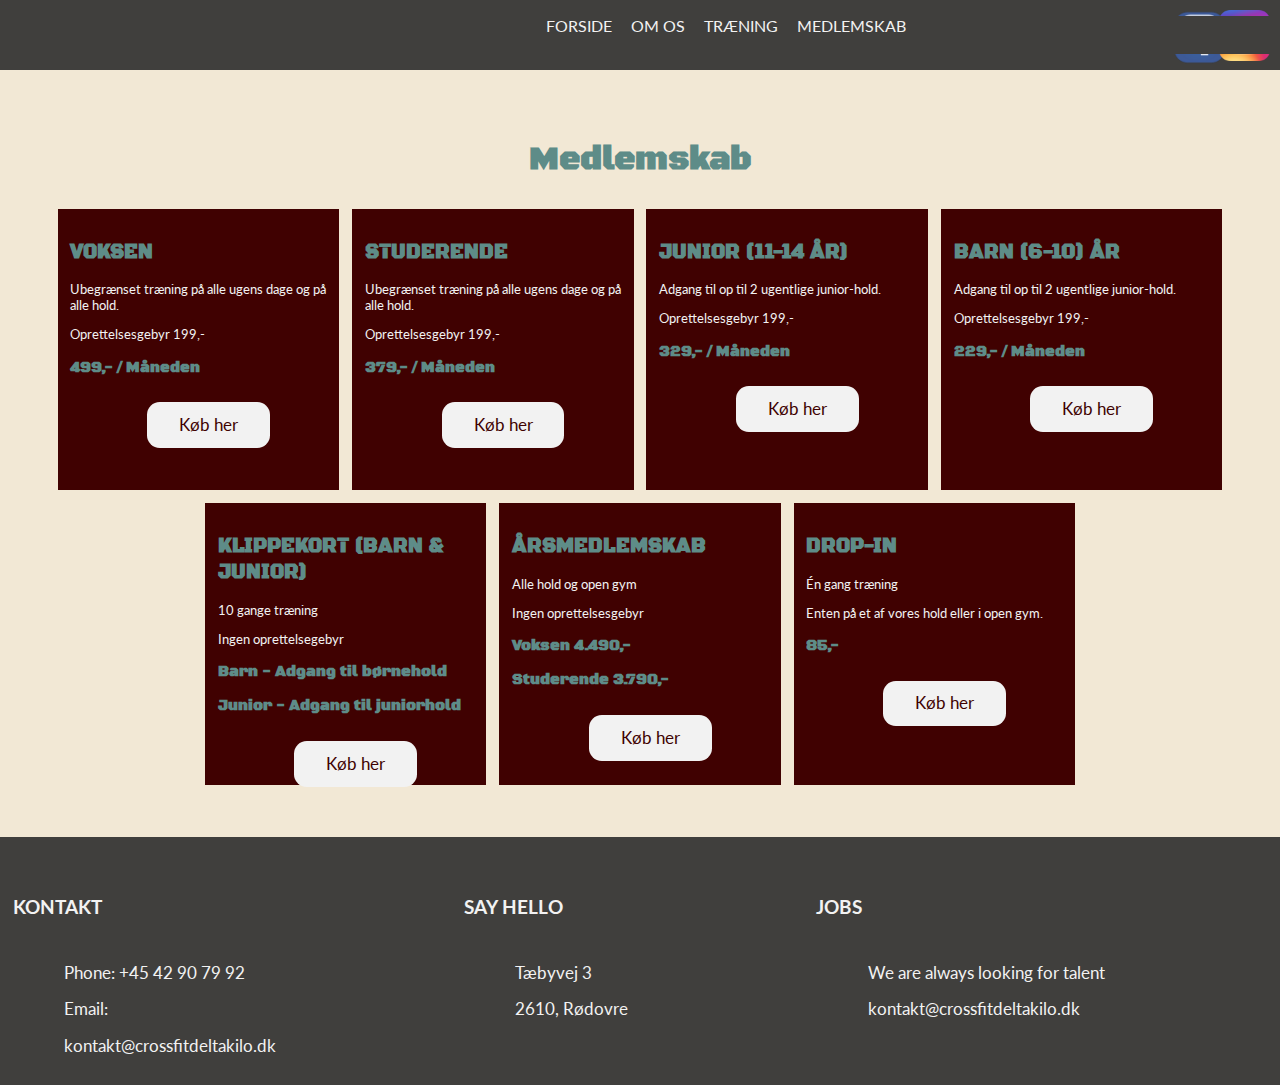
<file: medlemskab.html>
<!DOCTYPE html>
<html lang="da">

<head>
    <meta charset="utf-8">
    <meta name="robots" content="noindex">
    <meta name="viewport" content="width=device-width, initial-scale=1.0">
    <link rel="stylesheet" href="style.css">
    <link href="https://fonts.googleapis.com/css?family=Black+Ops+One|Kanit|Lato" rel="stylesheet">
    <title>Medlemskab</title>
</head>

<body>
    <header>
        <!a href="http://www.crossfitdeltakilo.dk/">
            <!img src="images/logo.png">
                <nav>
                    <div id="menuknap" class="pos_m">
                        <div class="bar1"></div>
                        <div class="bar2"></div>
                        <div class="bar3"></div>
                    </div>
                    <ul id="menu" class="hidden">
                        <li><a href="index.html">FORSIDE</a></li>
                        <li><a href="omos.html">OM OS</a></li>
                        <li><a href="traening.html">TRÆNING</a></li>
                        <li><a href="medlemskab.html">MEDLEMSKAB</a></li>

                    </ul>
                    <div class="sociale_media">
                        <a class="facebook" href="https://www.facebook.com/crossfitdeltakilo.dk">
                            <img src="images/facebook.png">
                        </a>

                        <a href="https://www.instagram.com/crossfitdeltakilo/">
                            <img src="images/instagram.png">
                        </a>
                    </div>

                </nav>



    </header>


    <section id="medlemskab">
        <h1>Medlemskab</h1>
        <div class="sectionwrapper">
            <div class="container">
                <div class="boks1 boks">
                    <h2>VOKSEN</h2>
                    <p>Ubegrænset træning på alle ugens dage og på alle hold.</p>
                    <p>Oprettelsesgebyr 199,-</p>
                    <h3>499,- / Måneden</h3>
                    <div class="buy_knap pos1">
                        <div class="buyknap_sprite">
                            <a href="">Køb her</a>
                        </div>
                    </div>
                </div>
                <div class="boks2 boks">
                    <h2>STUDERENDE</h2>
                    <p>Ubegrænset træning på alle ugens dage og på alle hold.</p>
                    <p>Oprettelsesgebyr 199,-</p>
                    <h3>379,- / Måneden</h3>
                    <div class="buy_knap pos2">
                        <div class="buyknap_sprite">
                            <a href="">Køb her</a>
                        </div>
                    </div>
                </div>
                <div class="boks3 boks">
                    <h2>JUNIOR (11-14 ÅR)</h2>
                    <p>Adgang til op til 2 ugentlige junior-hold.</p>
                    <p>Oprettelsesgebyr 199,-</p>
                    <h3>329,- / Måneden</h3>
                    <div class="buy_knap pos3">
                        <div class="buyknap_sprite">
                            <a href="">Køb her</a>
                        </div>
                    </div>
                </div>
                <div class="boks4 boks">
                    <h2>BARN (6-10) ÅR</h2>
                    <p>Adgang til op til 2 ugentlige junior-hold.</p>
                    <p>Oprettelsesgebyr 199,-</p>
                    <h3>229,- / Måneden</h3>
                    <div class="buy_knap pos4">
                        <div class="buyknap_sprite">
                            <a href="">Køb her</a>
                        </div>
                    </div>
                </div>

            </div>

            <div class="container">
                <div class="boks5 boks">
                    <h2>KLIPPEKORT (BARN
                        &amp; JUNIOR)</h2>
                    <p>10 gange træning</p>
                    <p>Ingen oprettelsegebyr</p>
                    <h3>Barn - Adgang til børnehold</h3>
                    <h3>Junior - Adgang til juniorhold</h3>
                    <div class="buy_knap pos5">
                        <div class="buyknap_sprite">
                            <a href="">Køb her</a>
                        </div>
                    </div>
                </div>
                <div class="boks6 boks">
                    <h2>ÅRSMEDLEMSKAB</h2>
                    <p>Alle hold og open gym</p>
                    <p>Ingen oprettelsesgebyr</p>
                    <h3>Voksen 4.490,-</h3>
                    <h3>Studerende 3.790,-
                    </h3>
                    <div class="buy_knap pos6">
                        <div class="buyknap_sprite">
                            <a href="">Køb her</a>
                        </div>
                    </div>
                </div>
                <div class="boks7 boks">
                    <h2>DROP-IN</h2>
                    <p>Én gang træning</p>
                    <p>Enten på et af vores hold eller i open gym.</p>
                    <h3>85,-</h3>
                    <div class="buy_knap pos7">
                        <div class="buyknap_sprite">
                            <a href="">Køb her</a>
                        </div>
                    </div>
                </div>

            </div>
        </div>

    </section>


    <footer class="footer">
        <div class="content">
            <div class="footer_txt">
                <h6>KONTAKT</h6>
                <p>Phone: +45 42 90 79 92</p>
                <p>Email: </p>
                <p>kontakt@crossfitdeltakilo.dk</p>
            </div>
            <div class="footer_txt">
                <h6>SAY HELLO</h6>
                <p>Tæbyvej 3</p>
                <p>2610, Rødovre</p>
            </div>
            <div class="footer_txt">
                <h6>JOBS</h6>
                <p>We are always looking for talent
                    <p>kontakt@crossfitdeltakilo.dk</p>
            </div>
        </div>
    </footer>
    <script src="script.js"></script>
</body>

</html>
</file>
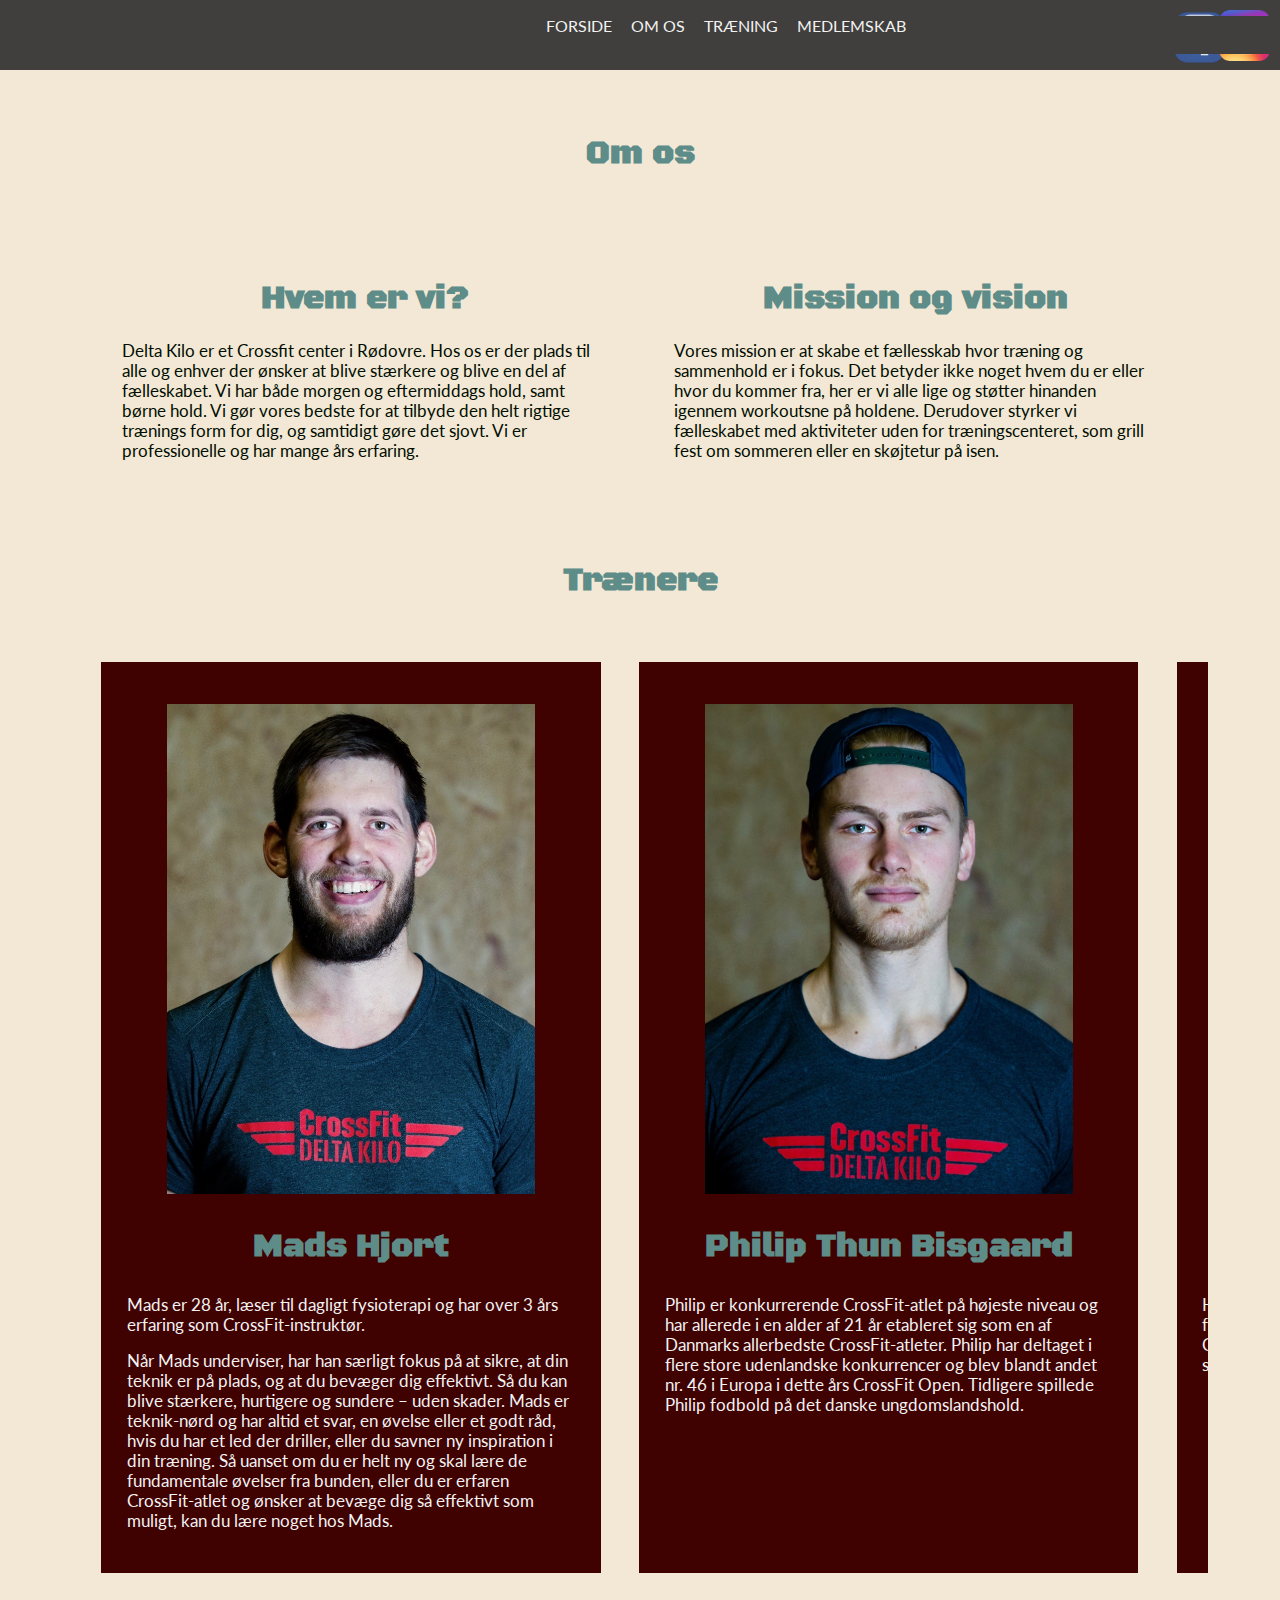
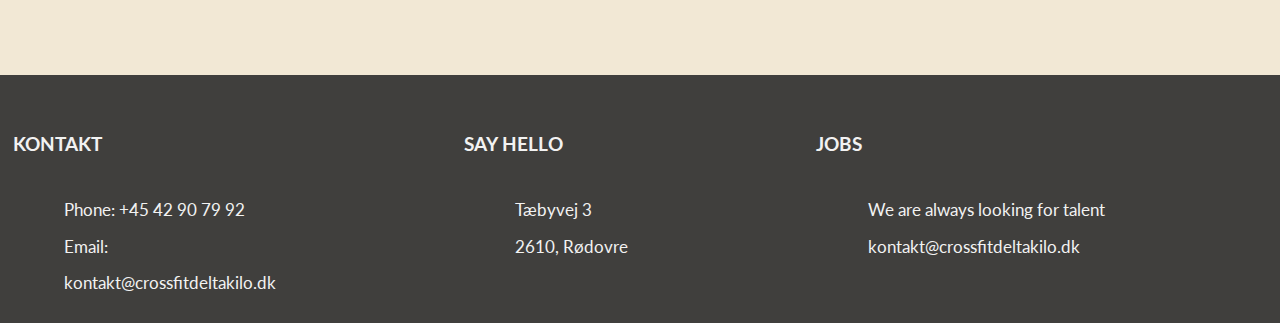
<file: omos.html>
<!DOCTYPE html>
<html lang="da">

<head>
    <meta charset="utf-8">
    <meta name="robots" content="noindex">
    <meta name="viewport" content="width=device-width, initial-scale=1.0">
    <link rel="stylesheet" href="style.css">
    <link href="https://fonts.googleapis.com/css?family=Black+Ops+One|Kanit|Lato" rel="stylesheet">
    <title>Medlemskab</title>
</head>

<body>
    <header>
        <!a href="http://www.crossfitdeltakilo.dk/">
            <!img src="images/logo.png">
                <nav>
                    <div id="menuknap" class="pos_m">
                        <div class="bar1"></div>
                        <div class="bar2"></div>
                        <div class="bar3"></div>
                    </div>
                    <ul id="menu" class="hidden">
                        <li><a href="index.html">FORSIDE</a></li>
                        <li><a href="omos.html">OM OS</a></li>
                        <li><a href="traening.html">TRÆNING</a></li>
                        <li><a href="medlemskab.html">MEDLEMSKAB</a></li>
                    </ul>
                    <div class="sociale_media">
                        <a class="facebook" href="https://www.facebook.com/crossfitdeltakilo.dk">
                            <img src="images/facebook.png">
                        </a>


                        <a href="https://www.instagram.com/crossfitdeltakilo/">
                            <img src="images/instagram.png">
                        </a>
                    </div>
                </nav>
    </header>

    <section id="omos">
        <h1>Om os</h1>
        <div class="sectionwrapper">
            <div class="top">
                <div class="txt">
                    <h1>Hvem er vi?</h1>
                    <p>Delta Kilo er et Crossfit center i Rødovre. Hos os er der plads til alle og enhver der ønsker at blive stærkere og blive en del af fælleskabet. Vi har både morgen og eftermiddags hold, samt børne hold. Vi gør vores bedste for at tilbyde den helt rigtige trænings form for dig, og samtidigt gøre det sjovt. Vi er professionelle og har mange års erfaring.</p>
                </div>
                <div class="txt">
                    <h1>Mission og vision</h1>
                    <p>Vores mission er at skabe et fællesskab hvor træning og sammenhold er i fokus. Det betyder ikke noget hvem du er eller hvor du kommer fra, her er vi alle lige og støtter hinanden igennem workoutsne på holdene. Derudover styrker vi fælleskabet med aktiviteter uden for træningscenteret, som grill fest om sommeren eller en skøjtetur på isen.</p>
                </div>
            </div>

            <h1>Trænere</h1>
            <div class="bottom">
                <div class="profil">
                    <figure><img src="images/delta_trainer/madsDelta.jpeg" alt="mads"></figure>
                    <h2>Mads Hjort</h2>
                    <p>Mads er 28 år, læser til dagligt fysioterapi og har over 3 års erfaring som CrossFit-instruktør.
                        <p>Når Mads underviser, har han særligt fokus på at sikre, at din teknik er på plads, og at du bevæger dig effektivt. Så du kan blive stærkere, hurtigere og sundere – uden skader. Mads er teknik-nørd og har altid et svar, en øvelse eller et godt råd, hvis du har et led der driller, eller du savner ny inspiration i din træning. Så uanset om du er helt ny og skal lære de fundamentale øvelser fra bunden, eller du er erfaren CrossFit-atlet og ønsker at bevæge dig så effektivt som muligt, kan du lære noget hos Mads.</p>
                </div>
                <div class="profil">
                    <figure><img src="images/delta_trainer/philipDelta.jpeg" alt="philip"></figure>
                    <h2>Philip Thun Bisgaard</h2>
                    <p>Philip er konkurrerende CrossFit-atlet på højeste niveau og har allerede i en alder af 21 år etableret sig som en af Danmarks allerbedste CrossFit-atleter. Philip har deltaget i flere store udenlandske konkurrencer og blev blandt andet nr. 46 i Europa i dette års CrossFit Open. Tidligere spillede Philip fodbold på det danske ungdomslandshold.</p>
                </div>
                <div class="profil">
                    <figure><img src="images/delta_trainer/Helene.jpeg" alt="helene"></figure>
                    <h2>Helene Meier</h2>
                    <p>Helene har mange års erfaring med at undervise børn. Både fra sit arbejde i en 0.klasse og gennem flere års sports- og CrossFit-træning af børn og unge. Og så er hun selvfølgelig selv aktiv CrossFit-atlet – og en stærk en af slagsen!</p>
                </div>
                <div class="profil">
                    <figure><img src="images/delta_trainer/CasperDelta.jpeg" alt="helene"></figure>
                    <h2>Casper Mortensen</h2>
                    <p>Casper er uddannet idrætslærer og er en særdeles erfaren CrossFit-atlet.</p>

                    <p>I de seneste 8 år har han dyrket kettlebell-træning og CrossFit, og har desuden undervist i størstedelen af tiden – både i København og Slagelse.</p>

                    <p>Casper har en masse CrossFit-konkurrencer bag sig, og kan altid kendes på sin smittende energi og det store smil – se bare billedet!</p>
                </div>
            </div>
        </div>

    </section>


    <footer class="footer">
        <div class="content">
            <div class="footer_txt">
                <h6>KONTAKT</h6>
                <p>Phone: +45 42 90 79 92</p>
                <p>Email: </p>
                <p>kontakt@crossfitdeltakilo.dk</p>
            </div>
            <div class="footer_txt">
                <h6>SAY HELLO</h6>
                <p>Tæbyvej 3</p>
                <p>2610, Rødovre</p>
            </div>
            <div class="footer_txt">
                <h6>JOBS</h6>
                <p>We are always looking for talent
                    <p>kontakt@crossfitdeltakilo.dk</p>
            </div>
        </div>
    </footer>
    <script src="script.js"></script>
</body>

</html>
</file>
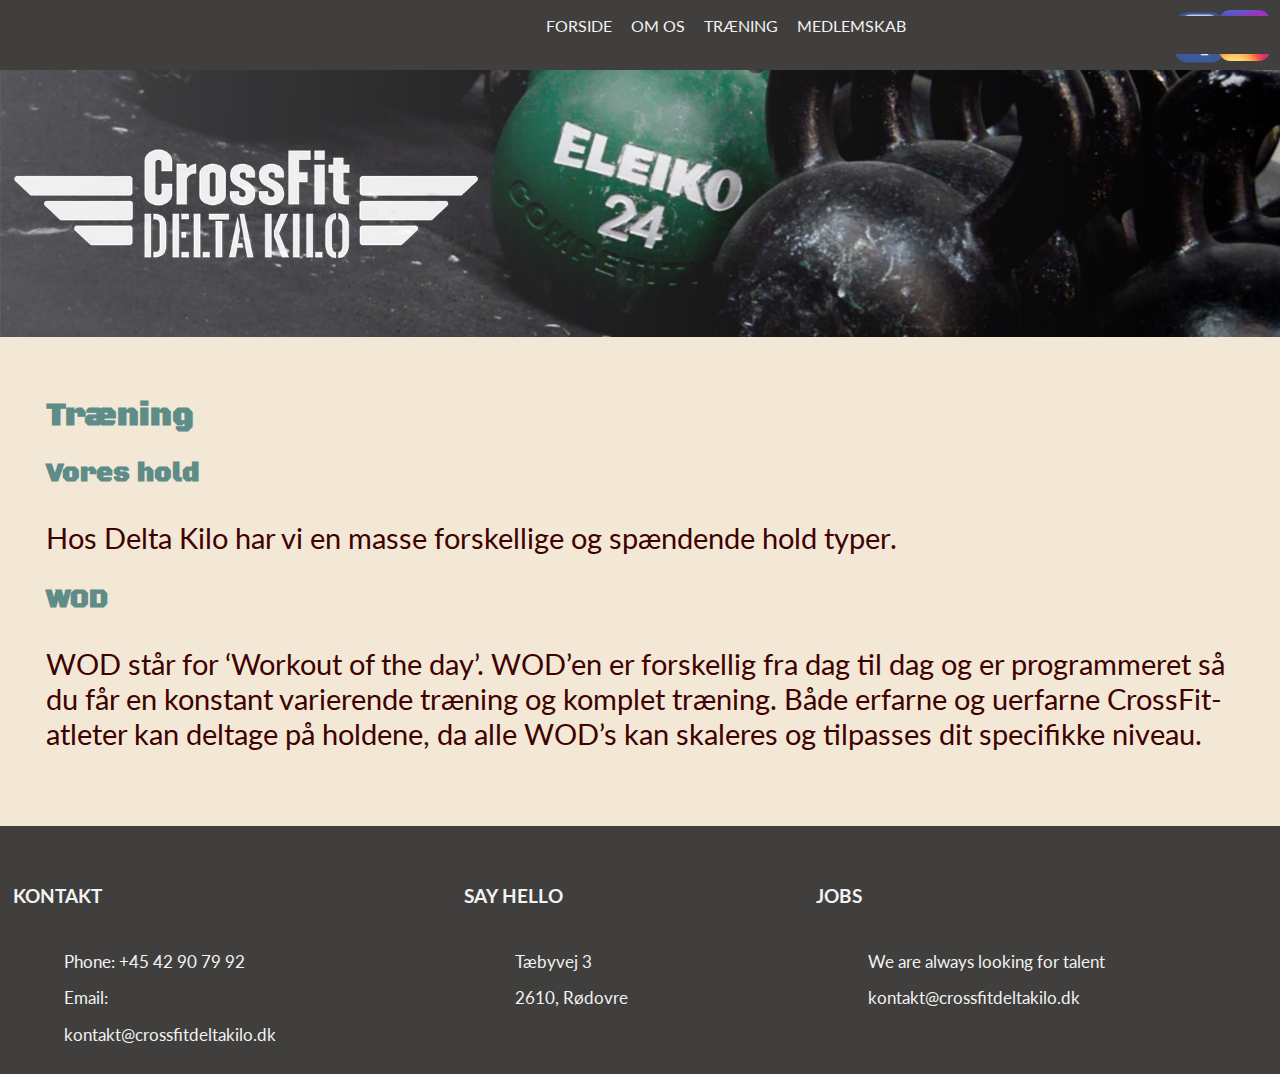
<file: traening.html>
<!DOCTYPE html>
<html lang="da">

<head>
    <meta charset="utf-8">
    <meta name="robots" content="noindex">
    <meta name="viewport" content="width=device-width, initial-scale=1.0">
    <link rel="stylesheet" href="style.css">
    <link href="https://fonts.googleapis.com/css?family=Black+Ops+One|Kanit|Lato" rel="stylesheet">
    <title>Medlemskab</title>
</head>

<body>
    <header>
        <!a href="http://www.crossfitdeltakilo.dk/">
            <!img src="images/logo.png">
                <nav>
                    <div id="menuknap" class="pos_m">
                        <div class="bar1"></div>
                        <div class="bar2"></div>
                        <div class="bar3"></div>
                    </div>
                    <ul id="menu" class="hidden">
                        <li><a href="index.html">FORSIDE</a></li>
                        <li><a href="omos.html">OM OS</a></li>
                        <li><a href="traening.html">TRÆNING</a></li>
                        <li><a href="medlemskab.html">MEDLEMSKAB</a></li>
                    </ul>
                    <div class="sociale_media">
                        <a class="facebook" href="https://www.facebook.com/crossfitdeltakilo.dk">
                            <img src="images/facebook.png">
                        </a>


                        <a href="https://www.instagram.com/crossfitdeltakilo/">
                            <img src="images/instagram.png">
                        </a>
                    </div>

                </nav>



    </header>

    <section id="splash">
        <img src="images/crossfit_splashbillede.jpg" alt="splahbillede">
    </section>
    <section id="traening">
        <h1>Træning</h1>
        <div class="sectionwrapper">
            <div class="col_txt">
                <h2>Vores hold</h2>
                <p>Hos Delta Kilo har vi en masse forskellige og spændende hold typer.</p>
                <h2>WOD</h2>
                <p>WOD står for ‘Workout of the day’. WOD’en er forskellig fra dag til dag og er programmeret så du får en konstant varierende træning og komplet træning. Både erfarne og uerfarne CrossFit-atleter kan deltage på holdene, da alle WOD’s kan skaleres og tilpasses dit specifikke niveau.</p>
            </div>
            <div class="hold">
                <div class="txt"></div>
                <div class="txt"></div>
                <div class="txt"></div>
                <div class="txt"></div>
                <div class="txt"></div>
                <div class="txt"></div>
                <div class="txt"></div>
                <div class="txt"></div>
            </div>
        </div>

    </section>


    <footer class="footer">
        <div class="content">
            <div class="footer_txt">
                <h6>KONTAKT</h6>
                <p>Phone: +45 42 90 79 92</p>
                <p>Email: </p>
                <p>kontakt@crossfitdeltakilo.dk</p>
            </div>
            <div class="footer_txt">
                <h6>SAY HELLO</h6>
                <p>Tæbyvej 3</p>
                <p>2610, Rødovre</p>
            </div>
            <div class="footer_txt">
                <h6>JOBS</h6>
                <p>We are always looking for talent
                    <p>kontakt@crossfitdeltakilo.dk</p>
            </div>
        </div>
    </footer>
    <script src="script.js"></script>
</body>

</html>
</file>
<file: style.css>
html,
body {
    background-color: #f2e8d5;
    margin: 0 auto;
    height: 100%;
}

ul {
    text-decoration: none;
}

body {
    display: flex;
    flex-direction: column;
}

img {
    width: 100%;
}

section {
    margin: 0 auto;
    max-width: none;
}

a:link {
    text-decoration: none;
}

header {
    display: flex;
    flex-direction: column;
    align-items: flex-end;
    background: #403f3d;
    width: 100%;
    top: 0;
}


footer {
    width: 100%;
    background-color: #403f3d;
}

.content {
    /*flex_parent*/
    display: flex;
    flex-wrap: wrap;
    justify-content: space-around;
    flex-direction: row;
}

.footer_txt {
    text-align: start;
    margin: 1vw;
    flex-grow: 1;
}



/*-------navigation menu---------*/

nav .hidden {
    display: flex;
    justify-content: center;
    margin-left: 100px;
}

nav a {
    padding: 0.2rem;
    margin: 0.4rem;
    font-family: 'Lato', sans-serif;
    font-size: 1rem;
}

nav li:hover {
    transform: scale(1.2);
}

nav {
    display: flex;
    width: 100%;
}

/* unvisited link */
header nav a:link {
    color: #F2F2F2;
}

/*visited*/
header nav a:visited {
    color: #5e8c88;
}

/* mouse over link */
header nav a:hover {
    color: #f2e8d5;
}

/* selected link */
header nav a:active {
    color: #f2e8d5;
}

#menuknap {
    position: absolute;
    display: inline-block;
    cursor: pointer;
}

.pos_m {
    top: 1vw;
    right: 2vw;
}

.bar1,
.bar2,
.bar3 {
    width: 6.5vw;
    height: 1.3vw;
    background-color: #F2F2F2;
    margin: 0.5vw;
    border-radius: 0.4vw;
}

.hidden {
    transform: translateX(100%);
    opacity: 0;
}

/* Rotate first bar */
.change .bar1 {
    transform: rotate(-45deg) translate(-9px, 6px);
}

/* Fade out the second bar */
.change .bar2 {
    opacity: 0;
}

/* Rotate last bar */
.change .bar3 {
    transform: rotate(45deg) translate(-8px, -8px);
}

.sociale_media {
    display: flex;
    width: 10%;
    margin-left: -150px;
}

.sociale_media img {
    height: 4vw;
    width: 4vw;
    display: flex;

}

.facebook img {
    height: 4.4vw;
    width: 4.4vw;
}

.sociale_media img:hover {
    transform: scale(1.3);
}


/*---------------fonts------------*/
}

.boks p {
    text-indent: 0.3vw;
    font-size: 0.8rem;
}

#forside {
    font-family: 'Lato', sans-serif;
    color: #010d00;
    font-size: 2.2vw;
}

#medlemskab p {
    font-family: 'Lato', sans-serif;
    color: #F2F2F2;
    text-align: left;
    font-size: 2.3vw;
}

h1,
h2 {
    font-family: 'Black Ops One', cursive;
    color: #5e8c88;
    font-size: 5vw;
}

#traening p {
    font-size: 2.3vw;
    font-family: 'Lato', sans-serif;
    color: #400101;
}

#medlemskab h4 {
    font-family: 'Black Ops One', cursive;
    color: #5e8c88;
    font-size: 2vw;
    text-align: left;
}

#medlemskab h2 {
    font-family: 'Black Ops One', cursive;
    color: #5e8c88;
    font-size: 3.2vw;
}

#medlemskab h3 {
    font-family: 'Black Ops One', cursive;
    color: #5e8c88;
    font-size: 2.5vw;
}

footer h6 {
    font-family: 'Lato', sans-serif;
    color: #F2F2F2;
    font-size: 0.7rem;
}

footer p {
    text-indent: 4vw;
    font-family: 'Lato', sans-serif;
    color: #F2F2F2;
    font-size: 0.7rem;
}

/*---------knapper------------*/

.knap a {
    font-family: 'Lato', sans-serif;
    font-size: 2.5vw;
    color: #F2F2F2;
}

.knap_sprite {
    width: 16vw;
    height: 4vw;
    padding: 0.4vw;
    text-align: center;
    cursor: pointer;
}

.knap {
    width: 16vw;
    height: 5vw;
    background-color: #400101;
    border-radius: 1vw;
    margin-left: 51vw;
}

.knap a:hover {
    color: brown;
}

.buy_knap a {
    font-family: 'Lato', sans-serif;
    font-size: 2vw;
    color: #400101;
}

.buyknap_sprite {
    padding: 0.2vw;
    text-align: center;
    cursor: pointer;
}

.buy_knap {
    width: 10vw;
    background-color: #F2F2F2;
    border-radius: 1vw;
    padding: 0.8vw;

}

/*------------------------Indhold----------------------------*/

#splash {
    width: 100vw;
    height: 20vw;
    background-size: cover;
    background-position: 30% 0%;
    background-image: url(images/crossfit_splashbillede.jpg);
}


/*---------------Forside-------------*/

#forside {
    display: flex;
    flex-wrap: wrap;
    padding: 0.5vw;
    margin: 3vw;
}

#forside .sectionwrapper {
    display: flex;
    flex-wrap: wrap;
}

#forside .txt,
#forside .video_container {
    flex-basis: 250px;
    flex-grow: 1;
    margin-left: 2vw;
    padding-right: 1vw;
    /*word-break: break-all;*/
}

video {
    width: 100%;
    height: auto;
}

.video_container {
    position: relative;
    display: flex;
}

.video_controls {
    position: absolute;
    bottom: 0;
    left: 0;
    right: 0;
    padding: 5px;
    opacity: 0;
    -webkit-transition: opacity .3s;
    -moz-transition: opacity .3s;
    -o-transition: opacity .3s;
    -ms-transition: opacity .3s;
    transition: opacity .3s;
    background: rgb(255, 255, 255);
    background-image: linear-gradient(180deg, rgba(255, 255, 255, 1) 0%, rgba(94, 140, 136, 1) 70%);
    background-image: -o-linear-gradient(180deg, rgba(255, 255, 255, 1) 0%, rgba(94, 140, 136, 1) 70%);
    background-image: -moz-linear-gradient(180deg, rgba(255, 255, 255, 1) 0%, rgba(94, 140, 136, 1) 70%);
    background-image: -webkit-linear-gradient(180deg, rgba(255, 255, 255, 1) 0%, rgba(94, 140, 136, 1) 70%);
    background-image: -ms-linear-gradient(180deg, rgba(255, 255, 255, 1) 0%, rgba(94, 140, 136, 1) 70%);

    background-image: -webkit-gradient(linear,
        left bottom,
        left top,
        color-stop(0.13, rgb(255, 255, 255)),
        color-stop(1, rgb(255, 255, 255)));
}

.video_container:hover .video_controls {
    opacity: .9;
}


button {
    background: rgba(0, 0, 0, .5);
    border: 0;
    color: #EEE;
    border-radius: 3px;
}

button:hover {
    cursor: pointer;
}

#seek-bar {
    width: 360px;
}

#volume-bar {
    width: 60px;
}


/*------------Om os-----------*/
#omos {
    flex-flow: flex wrap;
    padding: 0.5rem;
    margin: 2.5vw;
}

#omos .txt {
    margin: 1.8vw;
    padding: 0.8vw;
    font-family: 'Lato', sans-serif;
    color: #010d00;
    font-size: 2.2vw;
}

#omos h1,
#omos h2 {
    text-align: center;
}

.profil p,
.profil ul {
    font-family: 'Lato', sans-serif;
    color: #F2F2F2;
    font-size: 2.2vw;
}

#omos .sectionwrapper {
    flex-flow: flex wrap;
}

#omos .top {
    margin: 3vw;
    padding: 0.8vw;
    /*child flex*/
    flex-grow: 1;
    flex-basis: 300px;
    /*parent flex*/
    display: flex;
    justify-content: space-between;
}

#omos .bottom {
    margin: 2.5vw;
    padding: 0.8vw;
    /*child flex*/
    flex-grow: 1;
    flex-basis: 250px;
    /*parent flex*/
    display: flex;
    justify-content: space-between;
    overflow-x: auto;
    flex-wrap: nowrap;
    /*white-space: nowrap;*/
}

#omos .profil {
    width: 35vw;
    margin: 1.5vw;
    background-color: #400101;
    padding: 2vw;
    text-overflow: ellipsis;
    flex: 0 0 auto;
}

/*---------------Medlemskab-------------*/

#medlemskab {
    display: flex;
    flex-wrap: wrap;
    justify-content: center;
    padding: 0.5rem;
    margin: 3vw;
}

#medlemskab .sectionwrapper {
    display: flex;
    flex-wrap: wrap;
    justify-content: center;
}

#medlemskab .container {
    /*child flex
    flex-grow: 1;
    flex-basis: 50px;
    /*parent flex*/
    display: flex;
    flex-wrap: wrap;
    justify-content: center;
}

.boks {
    width: 40vw;
    height: 40vw;
    margin: 1.5vw;
    background-color: #400101;
    vertical-align: top;
    padding: 2vw;
}

.pos1,
.pos2,
.pos3,
.pos4,
.pos5,
.pos6,
.pos7 {
    margin-top: 0vw;
    margin-left: 15vw;
}

/*-----------træning------------*/

#traening {
    flex-flow: flex wrap;
    padding: 0.5rem;
    margin: 3vw;
}

/*----------------Animation---------------*/
.zoom_in {
    animation-name: zoom_in_kf;
    animation-duration: 2s;
    animation-iteration-count: infinite;

}

@keyframes zoom_in_kf {
    0% {

        transform: scale (0.5, 0.5);
    }

    100% {
        transform: scale(8, 8);
    }
}

/*-----------store skærme------------*/
@media only screen and (min-width: 600px) {
    #splash {
        background-position: 100%;
    }

    #menuknap {
        display: none;
        background-color: #403f3d;
    }

    #menu.hidden {
        transform: translateX(0);
        opacity: 1;
    }

    #menu li {
        display: inline-block;
        font-size: 1rem;
    }

    #menu {
        list-style-type: none;
        transition: transform .3s;
        transform-origin: top right;
        background-color: #403f3d;
        width: 100%;
    }

    #sociale_media {
        display: flex;
        width: 10%;
        margin-left: 0px;
    }

    #sociale_media img {
        height: 2vw;
        width: 2vw;
        display: flex;
    }

    .facebook {
        height: 2.2vw;
        width: 2.2vw;
    }

    .buy_knap a {
        font-size: 0.5vw;
    }

    .knap a {
        font-size: 1.4vw;
    }

    .knap_sprite {
        width: 9vw;
        height: 1.5vw;
        padding: 0.4vw;
    }

    .knap {
        width: 10vw;
        height: 3vw;
        margin-left: 25vw;
        padding: 0.2rem;
    }

    .buy_knap {
        width: 8vw;
    }

    .buy_knap a {
        font-size: 1.3vw;
    }

    .boks {
        display: inline-block;
        width: 20vw;
        height: 20vw;
        margin: 0.5vw;
        padding: 1vw;
        vertical-align: top;
    }

    .pos1,
    .pos2,
    .pos3,
    .pos4,
    .pos5,
    .pos6,
    .pos7 {
        margin-top: 2vw;
        margin-left: 6vw;
    }

    footer h6 {
        font-size: 1.5vw;
    }

    footer p {
        font-size: 1.3vw;
    }

    h1,
    h2,
    #traening h1 {
        font-size: 2.6vw;
    }

    #traening h2 {
        font-size: 2vw;
    }

    #omos p,
    #forside p,
    #omos ul {
        font-size: 1.3vw;
    }

    #medlemskab p {
        font-size: 1vw;
    }

    #medlemskab h3 {
        font-size: 1.2vw;
    }

    #medlemskab h4 {
        font-size: 1vw;
    }

    #medlemskab h2 {
        font-size: 1.6vw;
    }
}

/*@media only screen and (min-width: 401px) {
    #forside {
        width: 100vw;
        height: 56.25vw;
        background-position: 0% 0%;
    }
}


@media only screen and (min-width: 700px) {
    #forside .sectionwrapper {
        flex-wrap: nowrap;
    }
}


@media (orientation: landscape) {
    #forside {
        width: 100vw;
        height: 56.25vw;
        background-position: 0% 0%;
    }
}*/
</file>
